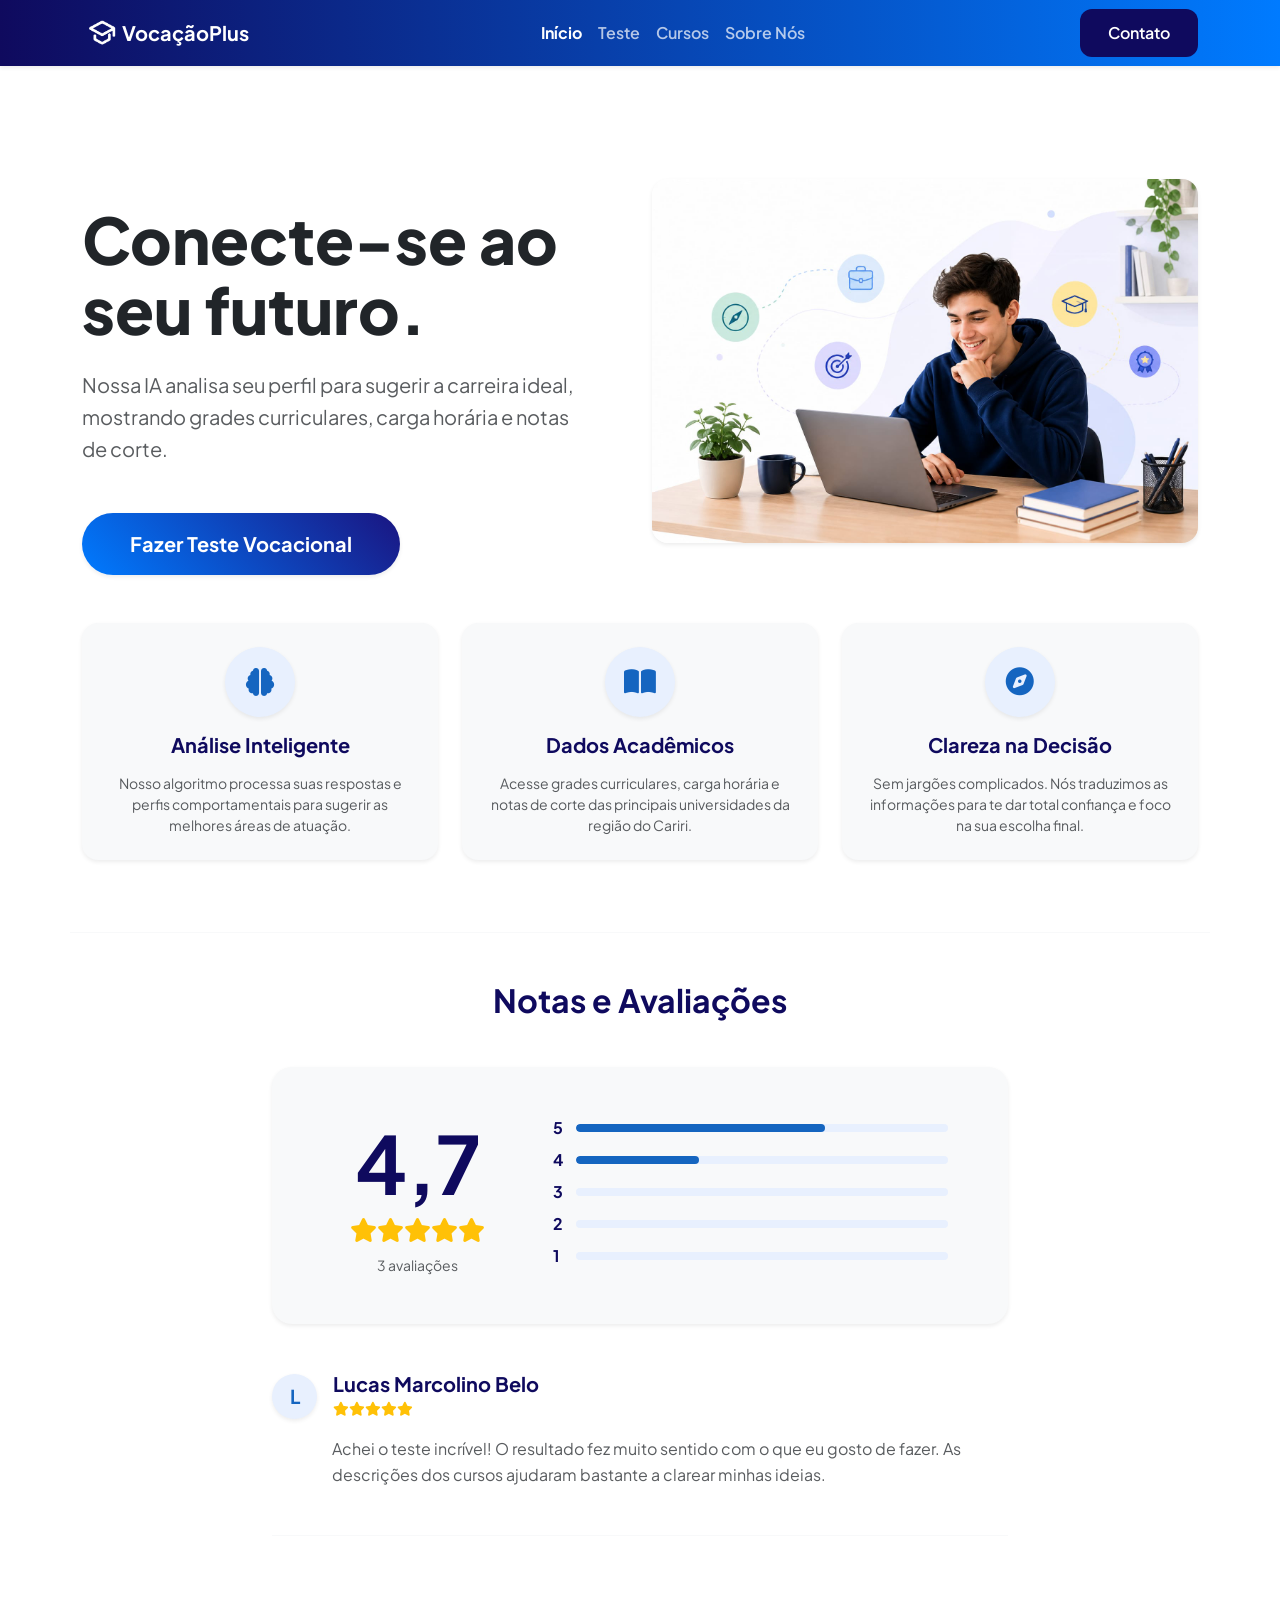
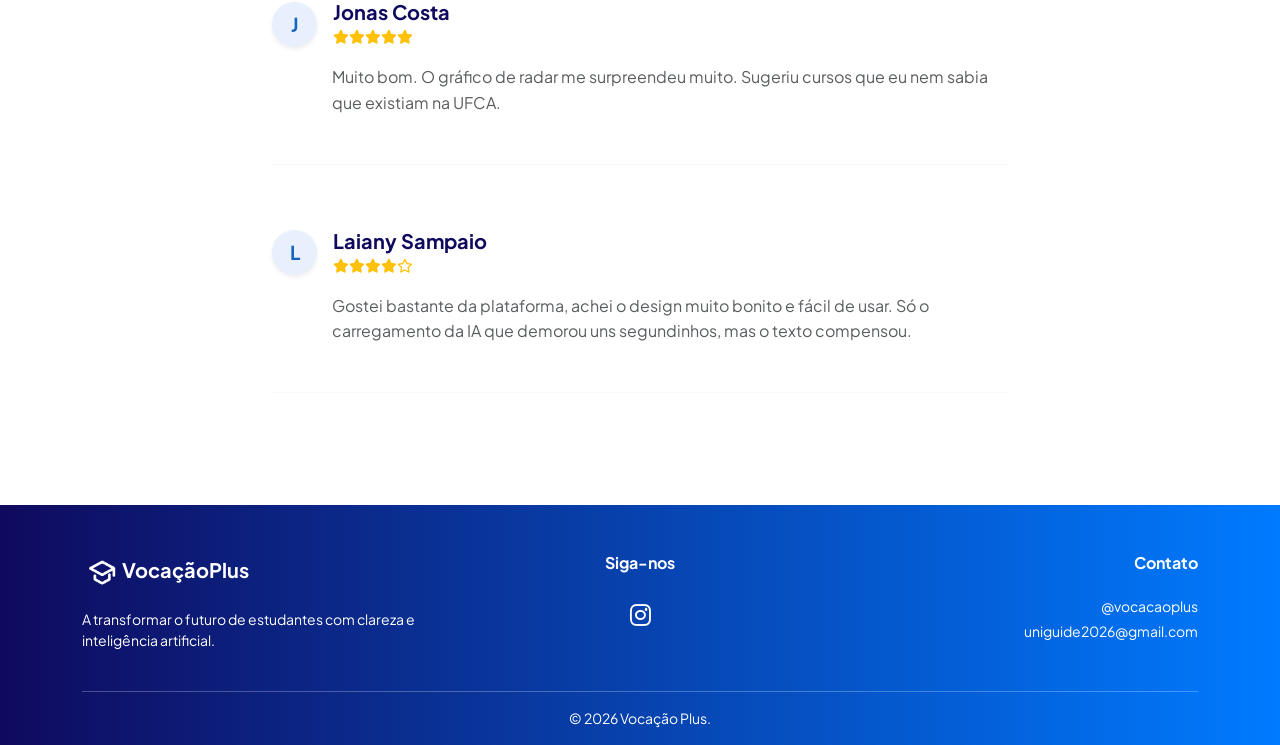
<file: index.html>
<!DOCTYPE html>
<html lang="pt-br">
<head>
    <meta charset="UTF-8">
    <meta name="viewport" content="width=device-width, initial-scale=1.0">
    <title>Início | Vocação Plus</title>
    <link href="https://cdn.jsdelivr.net/npm/bootstrap@5.3.0/dist/css/bootstrap.min.css" rel="stylesheet">
    <link rel="stylesheet" href="https://cdnjs.cloudflare.com/ajax/libs/font-awesome/6.4.0/css/all.min.css">
    <link rel="icon" href="assets/img/logo-arredondada.png" type="image/png">
    <link rel="stylesheet" href="assets/css/style.css">
</head>
<body class="d-flex flex-column min-vh-100 bg-white">

    <nav class="navbar navbar-expand-lg fixed-top bg-gradient-custom shadow-sm">
        <div class="container">
            <a class="navbar-brand fw-bold d-flex align-items-center text-white" href="index.html">
                <img src="assets/img/logo-removebg-preview.png" alt="logo" class="logo-navbar">VocaçãoPlus
            </a>
            <button class="navbar-toggler border-0 text-white" type="button" data-bs-toggle="collapse" data-bs-target="#navbarNav">
                <i class="fas fa-bars"></i>
            </button>
            <div class="collapse navbar-collapse" id="navbarNav">
                <ul class="navbar-nav mx-auto">
                    <li class="nav-item"><a class="nav-link text-white active" href="index.html">Início</a></li>
                    <li class="nav-item"><a class="nav-link text-white-50" href="quiz.html">Teste</a></li>
                    <li class="nav-item"><a class="nav-link text-white-50" href="cursos.html">Cursos</a></li>
                    <li class="nav-item"><a class="nav-link text-white-50" href="sobre.html">Sobre Nós</a></li>
                </ul>
                <a href="https://www.instagram.com/vocacaoplus" class="btn btn-indigo">Contato</a>
            </div>
        </div>
    </nav>

    <main class="flex-grow-1" style="margin-top: 100px;">
        
        <section class="container py-5">
            <div class="row align-items-center min-vh-75">
                
                <div class="col-lg-6 pe-lg-5 mb-5 mb-lg-0">
                    <span class="badge bg-vibrant-blue text-white rounded-pill px-3 py-2 mb-4 fs-6 fw-normal">
                        Novo: Inteligência Artificial 2026
                    </span>
                    <h1 class="display-3 fw-800 text-dark mb-4" style="line-height: 1.1;">
                        Conecte-se ao seu futuro.
                    </h1>
                    <p class="text-muted fs-5 mb-5" style="line-height: 1.6;">
                        Nossa IA analisa seu perfil para sugerir a carreira ideal, mostrando grades curriculares, carga horária e notas de corte.
                    </p>
                    <a href="quiz.html" class="btn btn-vibrant text-white rounded-pill px-5 py-3 fs-5 fw-bold shadow-sm hover-up">
                        Fazer Teste Vocacional
                    </a>
                </div>

                <div class="col-lg-6 text-center">
                    <img src="assets/img/estudante.jpeg" alt="Ilustração Vocação Plus" class="img-fluid rounded-4 shadow-sm" style="max-height: 500px; object-fit: contain;">
                </div>
                
            </div>
        </section>

        <section class="container mb-5 pb-4">
            <div class="row g-4 justify-content-center text-center">
                
                <div class="col-md-4">
                    <div class="card-figma h-100 p-4 border-0 shadow-sm hover-up rounded-4" style="background-color: #f8f9fa;">
                        <div class="d-inline-flex align-items-center justify-content-center rounded-circle mb-3 shadow-sm" style="width: 70px; height: 70px; background-color: #E8F0FE; color: #1565C0;">
                            <i class="fas fa-brain fs-3"></i>
                        </div>
                        <h5 class="fw-bold text-indigo mb-3">Análise Inteligente</h5>
                        <p class="text-muted small mb-0">Nosso algoritmo processa suas respostas e perfis comportamentais para sugerir as melhores áreas de atuação.</p>
                    </div>
                </div>

                <div class="col-md-4">
                    <div class="card-figma h-100 p-4 border-0 shadow-sm hover-up rounded-4" style="background-color: #f8f9fa;">
                        <div class="d-inline-flex align-items-center justify-content-center rounded-circle mb-3 shadow-sm" style="width: 70px; height: 70px; background-color: #E8F0FE; color: #1565C0;">
                            <i class="fas fa-book-open fs-3"></i>
                        </div>
                        <h5 class="fw-bold text-indigo mb-3">Dados Acadêmicos</h5>
                        <p class="text-muted small mb-0">Acesse grades curriculares, carga horária e notas de corte das principais universidades da região do Cariri.</p>
                    </div>
                </div>

                <div class="col-md-4">
                    <div class="card-figma h-100 p-4 border-0 shadow-sm hover-up rounded-4" style="background-color: #f8f9fa;">
                        <div class="d-inline-flex align-items-center justify-content-center rounded-circle mb-3 shadow-sm" style="width: 70px; height: 70px; background-color: #E8F0FE; color: #1565C0;">
                            <i class="fas fa-compass fs-3"></i>
                        </div>
                        <h5 class="fw-bold text-indigo mb-3">Clareza na Decisão</h5>
                        <p class="text-muted small mb-0">Sem jargões complicados. Nós traduzimos as informações para te dar total confiança e foco na sua escolha final.</p>
                    </div>
                </div>

            </div>
        </section>

        <section class="container py-5 mb-5 border-top border-light">
            <h2 class="text-center fw-bold text-indigo mb-5">Notas e Avaliações</h2>
            
            <div class="row justify-content-center">
                <div class="col-lg-8">
                    
                    <div class="card-figma p-4 p-md-5 mb-5 border-0 shadow-sm" style="border-radius: 20px; background-color: #f8f9fa;">
                        <div class="row align-items-center">
                            
                            <div class="col-md-4 text-center border-end border-2 border-light mb-4 mb-md-0">
                                <h1 class="display-1 fw-bold text-indigo mb-0" id="media-numero" style="font-size: 5rem;">0,0</h1>
                                <div class="text-warning fs-4 mb-2" id="media-estrelas">
                                    </div>
                                <p class="text-muted small mb-0"><span id="total-avaliacoes">0</span> avaliações</p>
                            </div>
                            
                            <div class="col-md-8 px-md-4" id="barras-distribuicao">
                                </div>
                        </div>
                    </div>

                    <div id="lista-comentarios" class="d-flex flex-column gap-5">
                        </div>

                </div>
            </div>
        </section>
    </main>

    <footer class="footer bg-gradient-custom pt-5 pb-3 text-white mt-auto">
        <div class="container text-center text-lg-start">
            <div class="row gy-4">
                <div class="col-lg-4">
                    <h5 class="fw-bold"><img src="assets/img/logo-removebg-preview.png" alt="footer logo" class="logo-navbar">VocaçãoPlus</h5>
                    <p class="mt-3 small">A transformar o futuro de estudantes com clareza e inteligência artificial.</p>
                </div>
                <div class="col-lg-4 text-center">
                    <h6 class="fw-bold mb-4">Siga-nos</h6>
                    <div class="d-flex justify-content-center gap-3 fs-4">
                        <a href="https://www.instagram.com/vocacaoplus" class="text-white"><i class="fab fa-instagram"></i></a>
                    </div>
                </div>
                <div class="col-lg-4 text-center text-lg-end">
                    <h6 class="fw-bold mb-4">Contato</h6>
                    <p class="small mb-1">@vocacaoplus</p>
                    <p class="small">uniguide2026@gmail.com</p>
                </div>
            </div>
            <hr class="mt-4 opacity-25">
            <p class="text-center small mb-0">&copy; 2026 Vocação Plus.</p>
        </div>
    </footer>
<div class="modal fade" id="easterEggModal" tabindex="-1" aria-hidden="true">
    <div class="modal-dialog modal-dialog-centered modal-lg">
        <div class="modal-content bg-dark text-white border-0" style="border-radius: 16px;">
            <div class="modal-header border-0 pb-0">
                <h5 class="modal-title fw-bold">✨ Você descobriu o segredo da Vocação Plus!</h5>
                <button type="button" class="btn-close btn-close-white" data-bs-dismiss="modal" aria-label="Close"></button>
            </div>
            <div class="modal-body p-4">
                <div class="ratio ratio-16x9">
                    <video id="videoEasterEgg" controls muted playsinline preload="auto" style="border-radius: 8px; width: 100%; height: 100%; object-fit: contain;">
                        <source src="assets/video/misteregg.mp4" type="video/mp4">
                        Seu navegador não suporta a reprodução de vídeos.
                    </video>
                </div>
            </div>
        </div>
    </div>
</div>
    <script src="https://cdn.jsdelivr.net/npm/bootstrap@5.3.0/dist/js/bootstrap.bundle.min.js"></script>
    <script src="assets/js/index.js"></script>
</body>
</html>
</file>
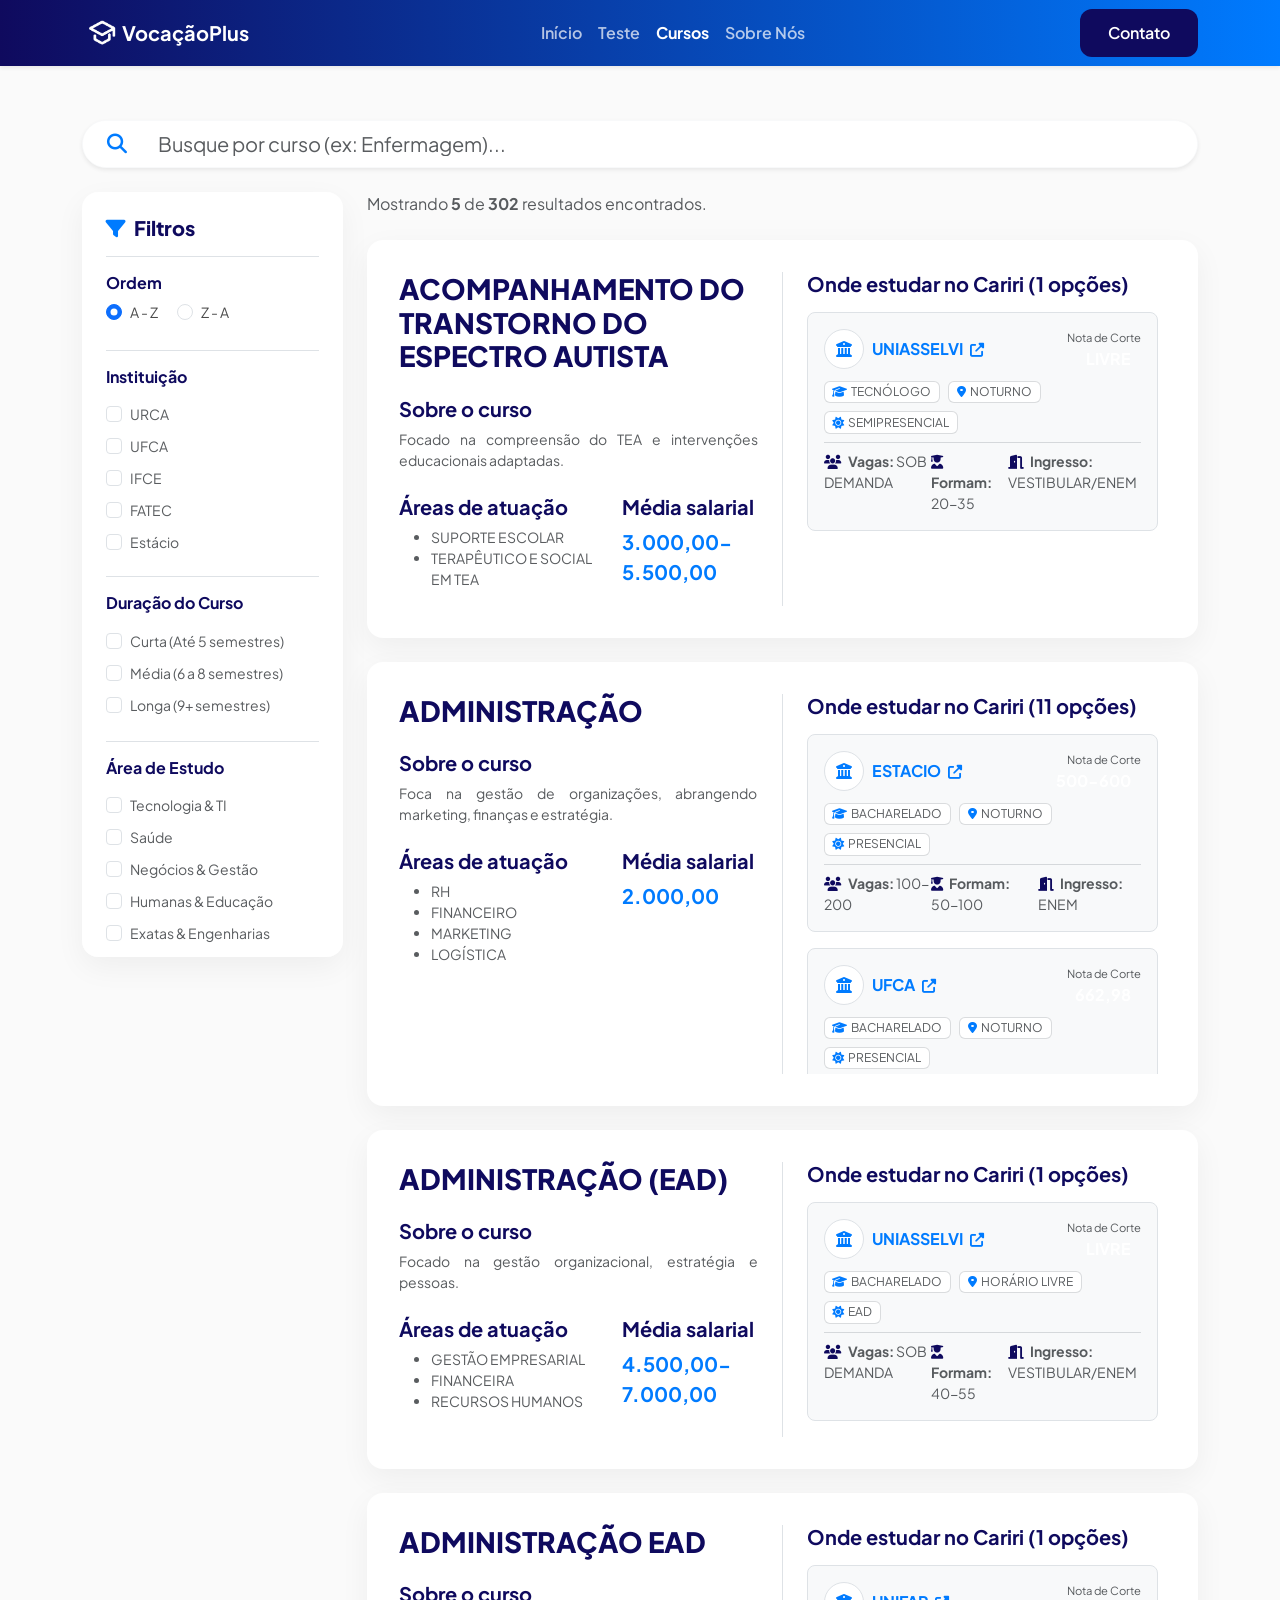
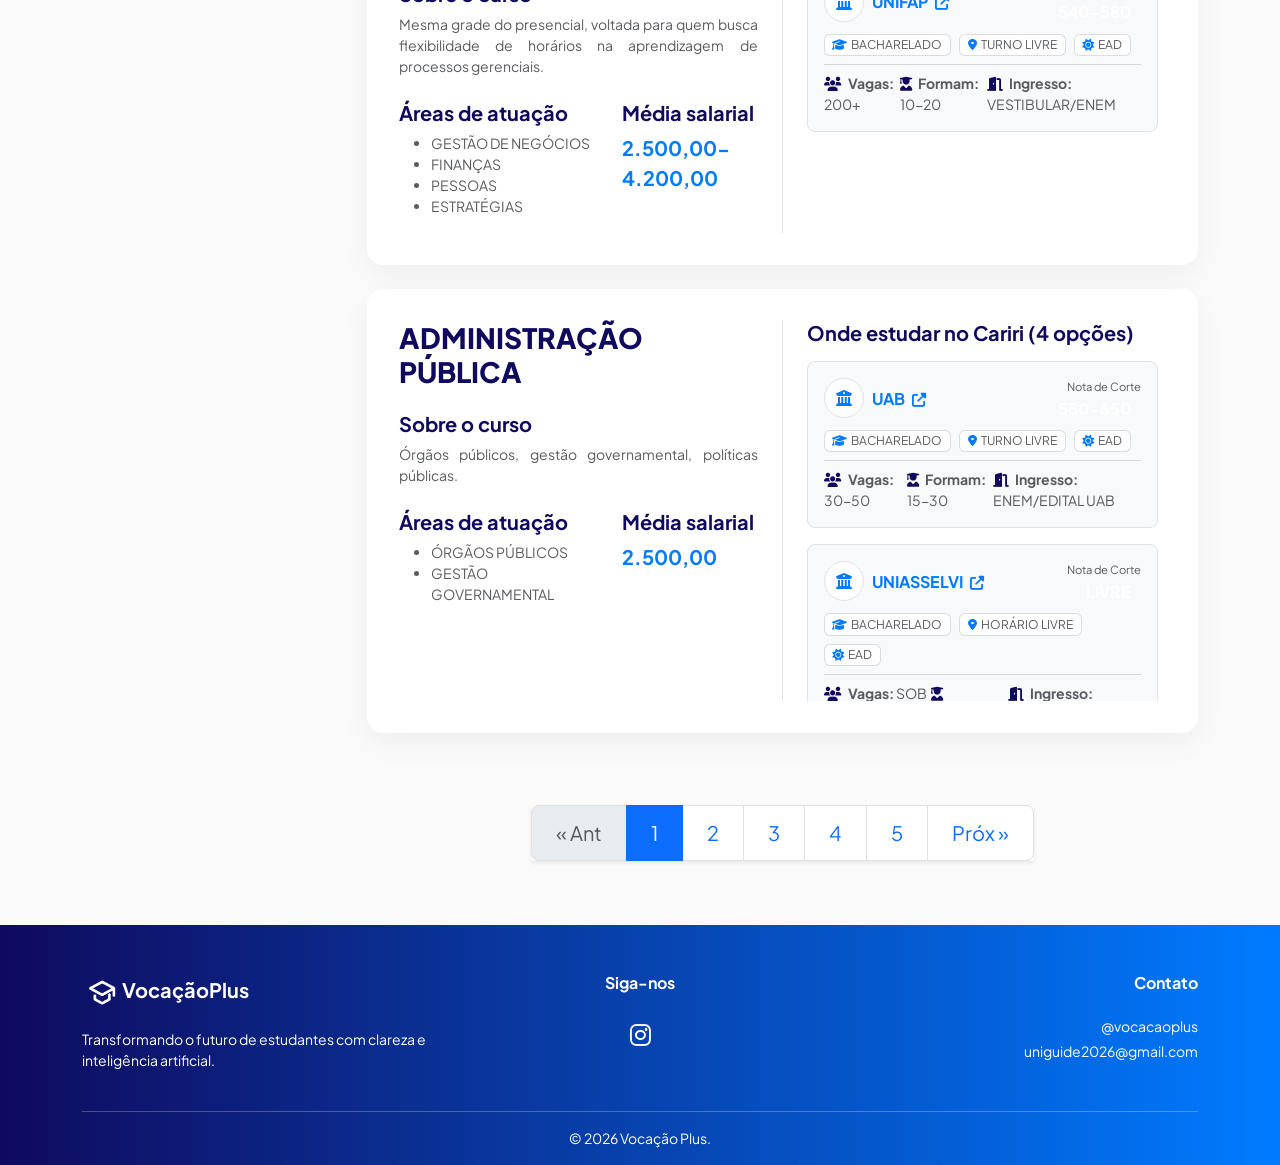
<file: cursos.html>
<!DOCTYPE html>
<html lang="pt-br">
<head>
    <meta charset="UTF-8">
    <meta name="viewport" content="width=device-width, initial-scale=1.0">
    <title>Catálogo de Cursos | Vocação Plus</title>
    <link href="https://cdn.jsdelivr.net/npm/bootstrap@5.3.0/dist/css/bootstrap.min.css" rel="stylesheet">
    <link rel="stylesheet" href="https://cdnjs.cloudflare.com/ajax/libs/font-awesome/6.4.0/css/all.min.css">
    <link rel="stylesheet" href="assets/css/style.css">
    <link rel="icon" href="assets/img/logo-arredondada.png" type="image/png">
</head>
<body class="d-flex flex-column min-vh-100 bg-light-soft">

    <nav class="navbar navbar-expand-lg fixed-top bg-gradient-custom shadow-sm">
        <div class="container">
            <a class="navbar-brand fw-bold d-flex align-items-center text-white" href="index.html">
                 <img src="assets/img/logo-removebg-preview.png" alt="logo" class="logo-navbar">VocaçãoPlus
            </a>
            <button class="navbar-toggler border-0 text-white" type="button" data-bs-toggle="collapse" data-bs-target="#navbarNav">
                <i class="fas fa-bars"></i>
            </button>
            <div class="collapse navbar-collapse" id="navbarNav">
                <ul class="navbar-nav mx-auto">
                    <li class="nav-item"><a class="nav-link text-white-50" href="index.html">Início</a></li>
                    <li class="nav-item"><a class="nav-link text-white-50" href="quiz.html">Teste</a></li>
                    <li class="nav-item"><a class="nav-link text-white active" href="cursos.html">Cursos</a></li>
                    <li class="nav-item"><a class="nav-link text-white-50" href="sobre.html">Sobre Nós</a></li>
                </ul>
                <a href="https://www.instagram.com/vocacaoplus" class="btn btn-indigo">Contato</a>
            </div>
        </div>
    </nav>

    <main class="flex-grow-1 pt-5 mt-5 container pb-5">
        
        <div class="row mb-4 pt-4">
            <div class="col-12">
                <div class="input-group input-group-lg shadow-sm rounded-pill overflow-hidden border border-light bg-white">
                    <span class="input-group-text bg-white border-0 text-vibrant ps-4"><i class="fas fa-search"></i></span>
                    <input type="text" id="input-pesquisa" class="form-control border-0 bg-white shadow-none text-muted" placeholder="Busque por curso (ex: Enfermagem)...">
                </div>
            </div>
        </div>

        <div class="row">
            <aside class="col-lg-3 mb-4">
                <div class="card-figma p-4 sticky-top" style="top: 100px; max-height: 85vh; overflow-y: auto;">
                    <div class="d-flex justify-content-between align-items-center border-bottom pb-3 mb-3">
                        <h5 class="fw-800 text-indigo mb-0"><i class="fas fa-filter me-2 text-vibrant"></i>Filtros</h5>
                        <button id="btn-limpar" class="btn btn-link text-muted small p-0 text-decoration-none d-none">Limpar</button>
                    </div>

                    <div class="mb-4">
                        <h6 class="fw-bold text-indigo mb-2">Ordem</h6>
                        <div class="form-check form-check-inline">
                            <input class="form-check-input" type="radio" name="ordem" id="ordem-az" value="az" checked>
                            <label class="form-check-label small" for="ordem-az">A - Z</label>
                        </div>
                        <div class="form-check form-check-inline">
                            <input class="form-check-input" type="radio" name="ordem" id="ordem-za" value="za">
                            <label class="form-check-label small" for="ordem-za">Z - A</label>
                        </div>
                    </div>

                    <div class="mb-4 border-top pt-3">
                        <h6 class="fw-bold text-indigo mb-3">Instituição</h6>
                        <div class="filtros-scroll" style="max-height: 150px; overflow-y: auto;">
                            <div class="form-check mb-2"><input class="form-check-input" type="checkbox" value="URCA" id="inst-urca" name="instituicao"><label class="form-check-label text-muted small" for="inst-urca">URCA</label></div>
                            <div class="form-check mb-2"><input class="form-check-input" type="checkbox" value="UFCA" id="inst-ufca" name="instituicao"><label class="form-check-label text-muted small" for="inst-ufca">UFCA</label></div>
                            <div class="form-check mb-2"><input class="form-check-input" type="checkbox" value="IFCE" id="inst-ifce" name="instituicao"><label class="form-check-label text-muted small" for="inst-ifce">IFCE</label></div>
                            <div class="form-check mb-2"><input class="form-check-input" type="checkbox" value="FATEC" id="inst-fatec" name="instituicao"><label class="form-check-label text-muted small" for="inst-fatec">FATEC</label></div>
                            <div class="form-check mb-2"><input class="form-check-input" type="checkbox" value="ESTÁCIO" id="inst-estacio" name="instituicao"><label class="form-check-label text-muted small" for="inst-estacio">Estácio</label></div>
                            <div class="form-check mb-2"><input class="form-check-input" type="checkbox" value="UNILEÃO" id="inst-unileao" name="instituicao"><label class="form-check-label text-muted small" for="inst-unileao">Unileão</label></div>
                            <div class="form-check mb-2"><input class="form-check-input" type="checkbox" value="UNINASSAU" id="inst-uninassau" name="instituicao"><label class="form-check-label text-muted small" for="inst-uninassau">Uninassau</label></div>
                            <div class="form-check mb-2"><input class="form-check-input" type="checkbox" value="UNIFAP" id="inst-unifap" name="instituicao"><label class="form-check-label text-muted small" for="inst-unifap">UNIFAP</label></div>
                            <div class="form-check mb-2"><input class="form-check-input" type="checkbox" value="UNIFAMEC" id="inst-unifamec" name="instituicao"><label class="form-check-label text-muted small" for="inst-unifamec">UNIFAMEC</label></div>
                            <div class="form-check mb-2"><input class="form-check-input" type="checkbox" value="CECAPE" id="inst-cecape" name="instituicao"><label class="form-check-label text-muted small" for="inst-cecape">CECAPE</label></div>
                            <div class="form-check mb-2"><input class="form-check-input" type="checkbox" value="UAB" id="inst-uab" name="instituicao"><label class="form-check-label text-muted small" for="inst-uab">UAB</label></div>
                            <div class="form-check mb-2"><input class="form-check-input" type="checkbox" value="UNIASSELVI" id="inst-uniasselvi" name="instituicao"><label class="form-check-label text-muted small" for="inst-uniasselvi">UNIASSELVI</label></div>
                            <div class="form-check mb-2"><input class="form-check-input" type="checkbox" value="UNIFACS" id="inst-unifacs" name="instituicao"><label class="form-check-label text-muted small" for="inst-unifacs">UNIFACS</label></div>
                            <div class="form-check mb-2"><input class="form-check-input" type="checkbox" value="UNIFATECIE" id="inst-unifatecie" name="instituicao"><label class="form-check-label text-muted small" for="inst-unifatecie">UNIFATECIE</label></div>
                            <div class="form-check mb-2"><input class="form-check-input" type="checkbox" value="UNINTER" id="inst-uninter" name="instituicao"><label class="form-check-label text-muted small" for="inst-uninter">UNINTER</label></div>
                            <div class="form-check mb-2"><input class="form-check-input" type="checkbox" value="UNIP" id="inst-unip" name="instituicao"><label class="form-check-label text-muted small" for="inst-unip">UNIP</label></div>
                            <div class="form-check mb-2"><input class="form-check-input" type="checkbox" value="UNOPAR" id="inst-unopar" name="instituicao"><label class="form-check-label text-muted small" for="inst-unopar">UNOPAR</label></div>
                            <div class="form-check mb-2"><input class="form-check-input" type="checkbox" value="UVA" id="inst-uva" name="instituicao"><label class="form-check-label text-muted small" for="inst-uva">UVA</label></div>
                        </div>
                    </div>


                    <div class="mb-4 border-top pt-3">
                        <h6 class="fw-bold text-indigo mb-3">Duração do Curso</h6>
                        <div class="form-check mb-2"><input class="form-check-input" type="checkbox" value="curto" id="dur-curto" name="duracao"><label class="form-check-label text-muted small" for="dur-curto">Curta (Até 5 semestres)</label></div>
                        <div class="form-check mb-2"><input class="form-check-input" type="checkbox" value="medio" id="dur-medio" name="duracao"><label class="form-check-label text-muted small" for="dur-medio">Média (6 a 8 semestres)</label></div>
                        <div class="form-check mb-2"><input class="form-check-input" type="checkbox" value="longo" id="dur-longo" name="duracao"><label class="form-check-label text-muted small" for="dur-longo">Longa (9+ semestres)</label></div>
                    </div>

                    <div class="mb-4 border-top pt-3">
                        <h6 class="fw-bold text-indigo mb-3">Área de Estudo</h6>
                        <div class="form-check mb-2"><input class="form-check-input" type="checkbox" value="TECNOLOGIA" name="area"><label class="form-check-label text-muted small">Tecnologia & TI</label></div>
                        <div class="form-check mb-2"><input class="form-check-input" type="checkbox" value="SAUDE" name="area"><label class="form-check-label text-muted small">Saúde</label></div>
                        <div class="form-check mb-2"><input class="form-check-input" type="checkbox" value="NEGOCIOS" name="area"><label class="form-check-label text-muted small">Negócios & Gestão</label></div>
                        <div class="form-check mb-2"><input class="form-check-input" type="checkbox" value="HUMANAS" name="area"><label class="form-check-label text-muted small">Humanas & Educação</label></div>
                        <div class="form-check mb-2"><input class="form-check-input" type="checkbox" value="EXATAS" name="area"><label class="form-check-label text-muted small">Exatas & Engenharias</label></div>
                    </div>

                    <button id="btn-filtrar" class="btn btn-indigo w-100 rounded-pill mt-2">Aplicar Filtros</button>
                </div>
            </aside>

            <section class="col-lg-9">
                <div class="d-flex justify-content-between align-items-center mb-4">
                    <p class="text-muted mb-0" id="info-resultados">Carregando cursos...</p>
                </div>

                <div id="container-cursos" class="row">
                    <div class="text-center py-5 my-5 w-100">
                        <div class="spinner-border text-vibrant" role="status"></div>
                    </div>
                </div>

                <nav class="mt-5 d-flex justify-content-center">
                    <ul class="pagination pagination-lg shadow-sm" id="paginacao-cursos"></ul>
                </nav>
            </section>
        </div>
    </main>

    <footer class="footer bg-gradient-custom pt-5 pb-3 text-white">
        <div class="container text-center text-lg-start">
            <div class="row gy-4">
                <div class="col-lg-4">
                    <h5 class="fw-bold"><img src="assets/img/logo-removebg-preview.png" alt="footer logo" class="logo-navbar">VocaçãoPlus</h5>
                    <p class="mt-3 small">Transformando o futuro de estudantes com clareza e inteligência artificial.</p>
                </div>
                <div class="col-lg-4 text-center">
                    <h6 class="fw-bold mb-4">Siga-nos</h6>
                    <div class="d-flex justify-content-center gap-3 fs-4">
                        <a href="https://www.instagram.com/vocacaoplus" class="text-white"><i class="fab fa-instagram"></i></a>
                    </div>
                </div>
                <div class="col-lg-4 text-center text-lg-end">
                    <h6 class="fw-bold mb-4">Contato</h6>
                    <p class="small mb-1">@vocacaoplus</p>
                    <p class="small">uniguide2026@gmail.com</p>
                </div>
            </div>
            <hr class="mt-4 opacity-25">
            <p class="text-center small mb-0">&copy; 2026 Vocação Plus.</p>
        </div>
    </footer>

    <script src="https://cdn.jsdelivr.net/npm/bootstrap@5.3.0/dist/js/bootstrap.bundle.min.js"></script>
    <script src="assets/js/data.js"></script>
</body>
</html>
</file>
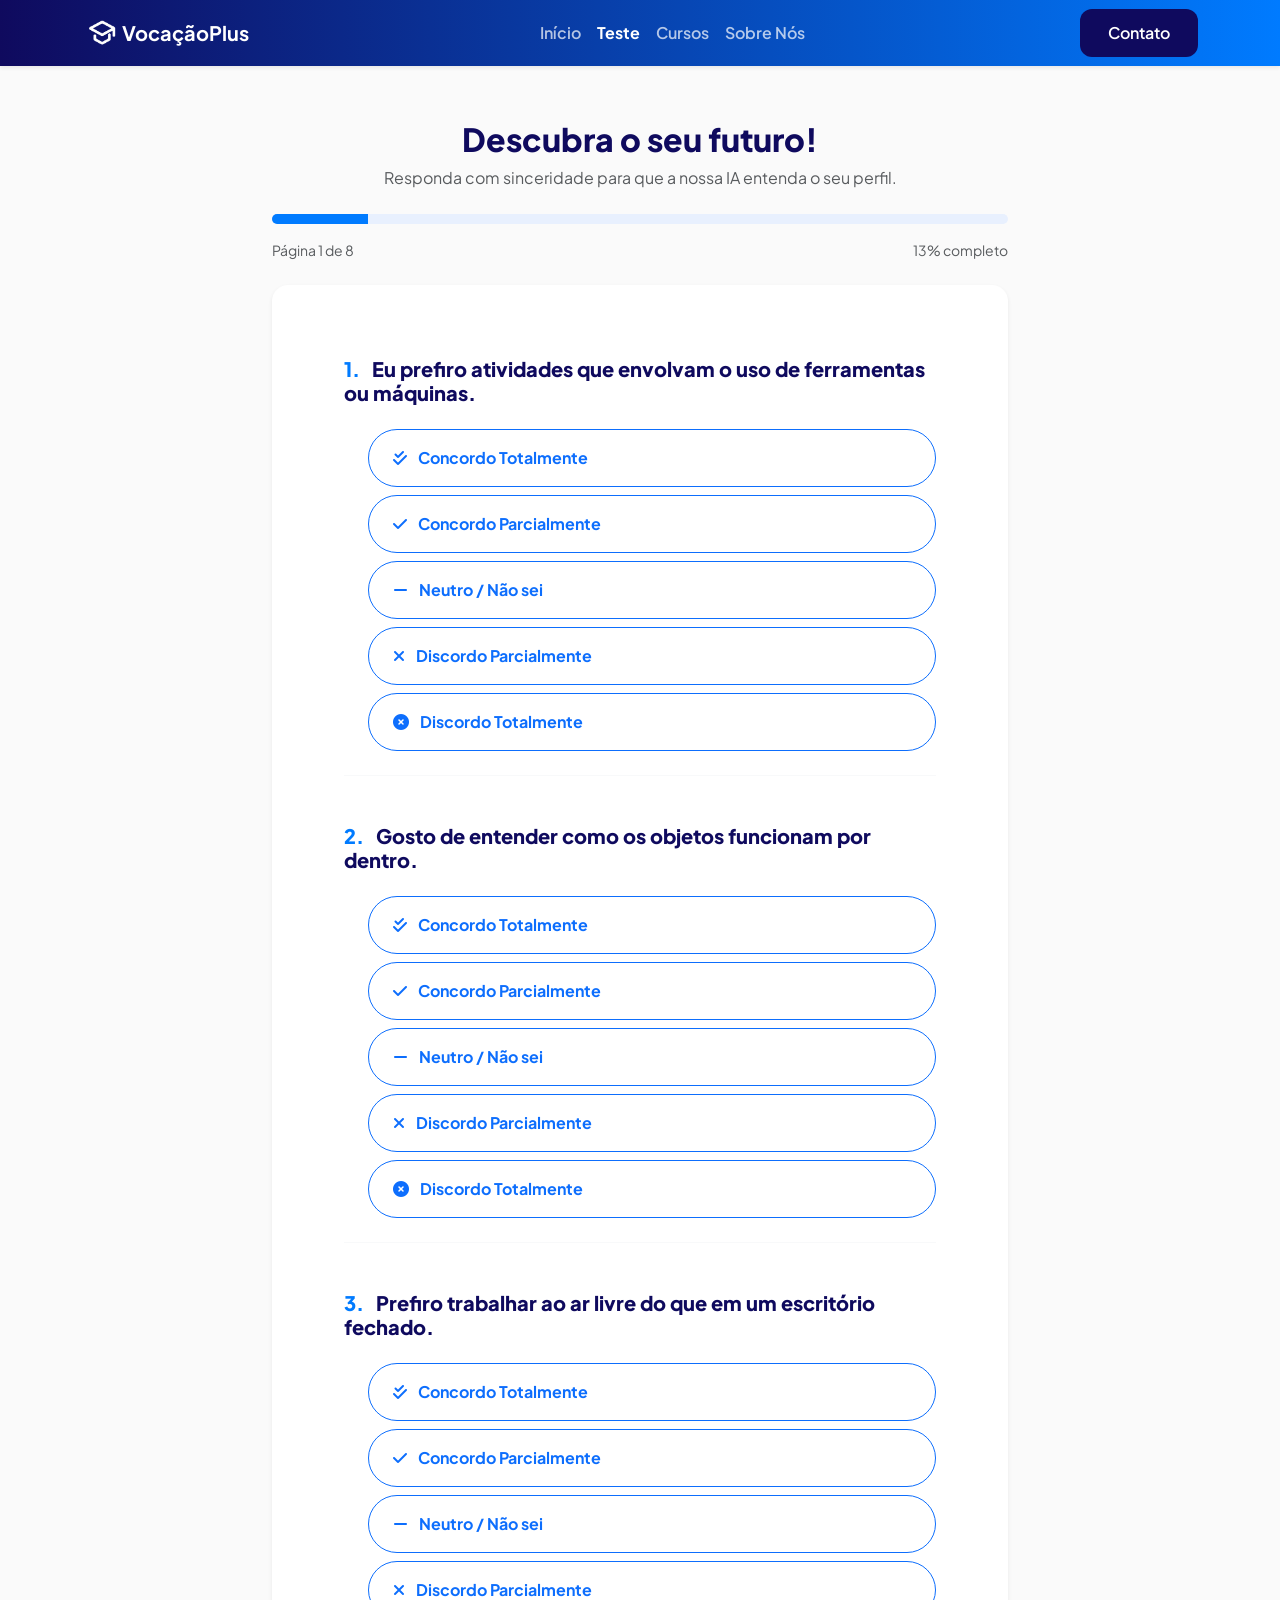
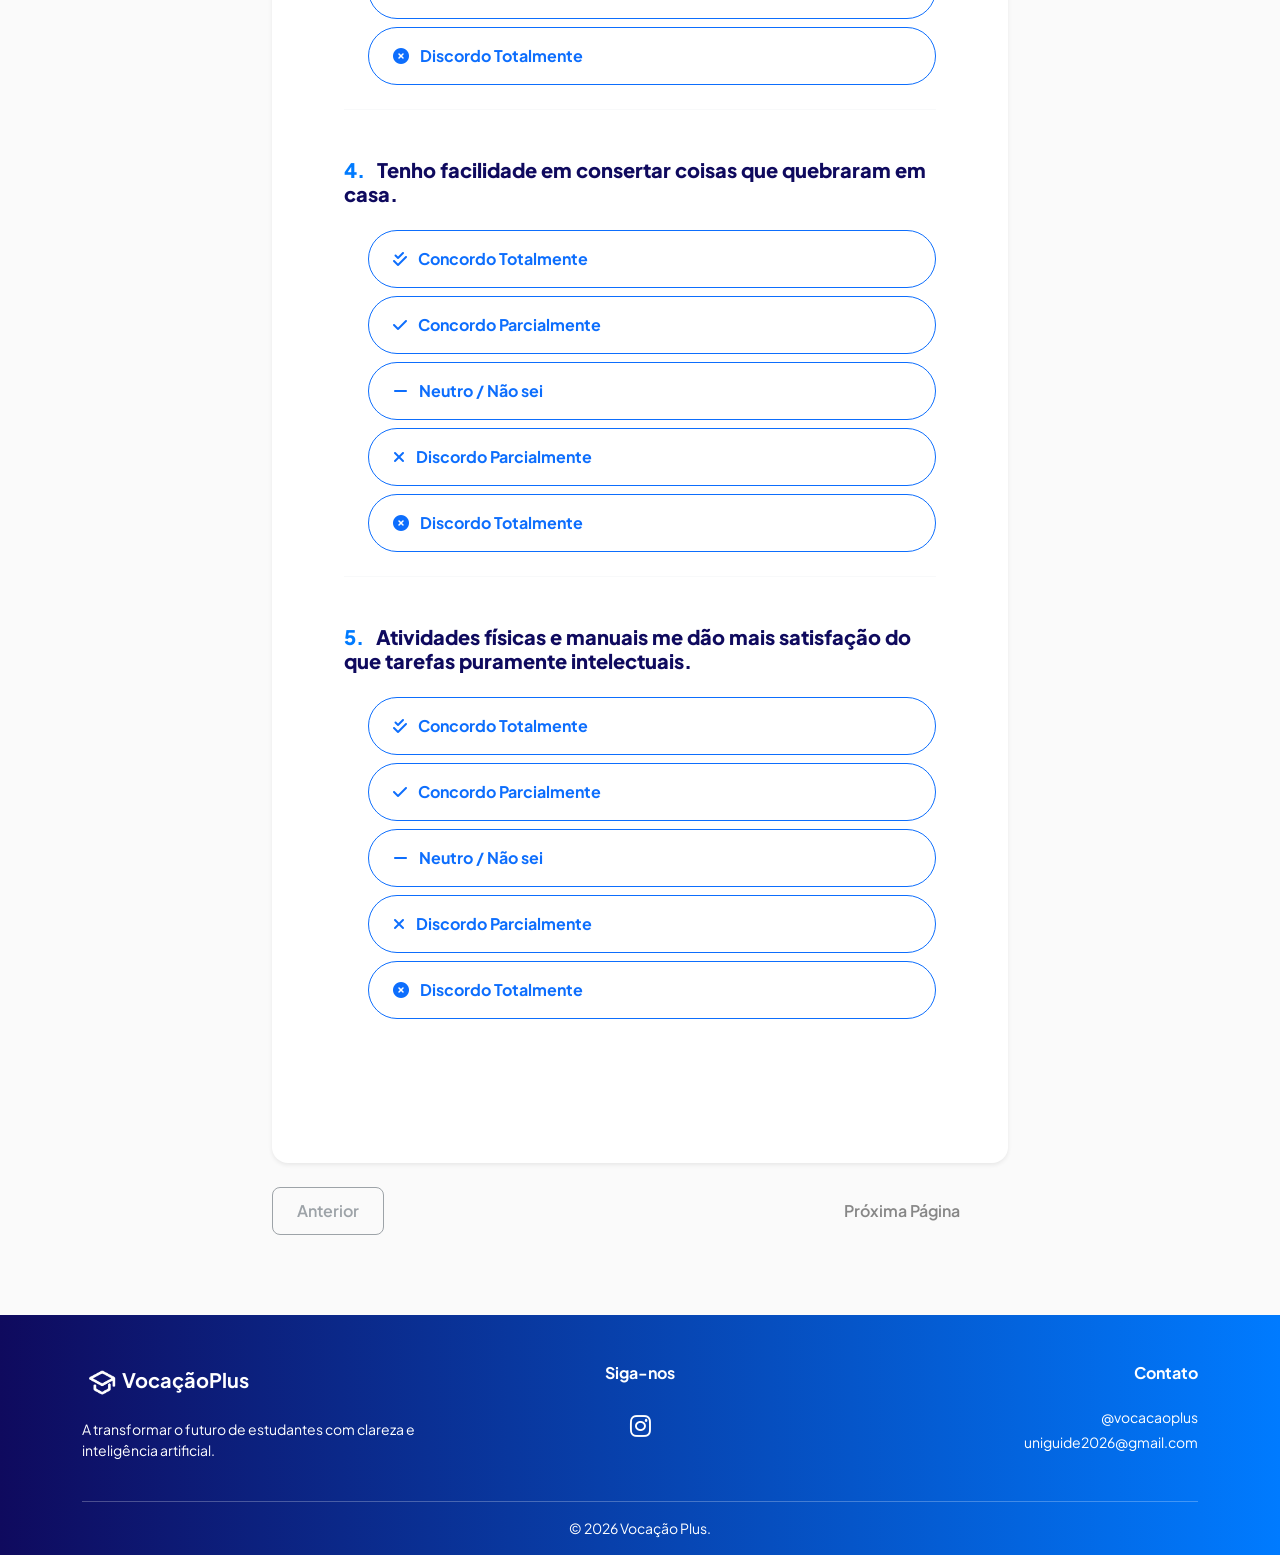
<file: quiz.html>
<!DOCTYPE html>
<html lang="pt-br">
<head>
    <meta charset="UTF-8">
    <meta name="viewport" content="width=device-width, initial-scale=1.0">
    <title>Teste Vocacional | Vocação Plus</title>
    <link href="https://cdn.jsdelivr.net/npm/bootstrap@5.3.0/dist/css/bootstrap.min.css" rel="stylesheet">
    <link rel="stylesheet" href="https://cdnjs.cloudflare.com/ajax/libs/font-awesome/6.4.0/css/all.min.css">
    <link rel="stylesheet" href="assets/css/style.css">
    <link rel="icon" href="assets/img/logo-arredondada.png" type="image/png">
</head>
<body class="d-flex flex-column min-vh-100 bg-light-soft">

    <nav class="navbar navbar-expand-lg fixed-top bg-gradient-custom shadow-sm">
        <div class="container">
            <a class="navbar-brand fw-bold d-flex align-items-center text-white" href="index.html">
               <img src="assets/img/logo-removebg-preview.png" alt="logo" class="logo-navbar">VocaçãoPlus
            </a>
            <button class="navbar-toggler border-0 text-white" type="button" data-bs-toggle="collapse" data-bs-target="#navbarNav">
                <i class="fas fa-bars"></i>
            </button>
            <div class="collapse navbar-collapse" id="navbarNav">
                <ul class="navbar-nav mx-auto">
                    <li class="nav-item"><a class="nav-link text-white-50" href="index.html">Início</a></li>
                    <li class="nav-item"><a class="nav-link text-white active" href="quiz.html">Teste</a></li>
                    <li class="nav-item"><a class="nav-link text-white-50" href="cursos.html">Cursos</a></li>
                    <li class="nav-item"><a class="nav-link text-white-50" href="sobre.html">Sobre Nós</a></li>
                </ul>
                <a href="https://www.instagram.com/vocacaoplus" class="btn btn-indigo">Contato</a>
            </div>
        </div>
    </nav>

    <main class="flex-grow-1 container" style="margin-top: 120px; margin-bottom: 80px;">
        <div class="row justify-content-center">
            <div class="col-lg-8">
                
                <div class="text-center mb-4">
                    <h2 class="fw-800 text-indigo">Descubra o seu futuro!</h2>
                    <p class="text-muted">Responda com sinceridade para que a nossa IA entenda o seu perfil.</p>
                </div>

                <div class="progress mb-3" style="height: 10px; background-color: #E8F0FE;">
                    <div class="progress-bar bg-vibrant-blue" id="barra-progresso" style="width: 0%; background-color: var(--vp-vibrant-blue); transition: width 0.4s ease;"></div>
                </div>
                <div class="d-flex justify-content-between text-muted small mb-4">
                    <span id="status-texto">Página 1 de 8</span>
                    <span id="status-porcentagem">0% completo</span>
                </div>

                <div id="container-quiz" class="bg-white rounded-4 p-4 shadow-sm mb-4">
                    <h4 class="text-indigo fw-bold text-center py-5">
                        <i class="fas fa-spinner fa-spin me-2"></i> A preparar o teste...
                    </h4>
                </div>

                <div class="d-flex justify-content-between">
                    <button class="btn btn-outline-secondary px-4 rounded-3" id="btn-ant" disabled>Anterior</button>
                    <button class="btn btn-indigo px-5 rounded-3" id="btn-prox">Próxima Página</button>
                </div>

            </div>
        </div>
    </main>

    <footer class="footer bg-gradient-custom pt-5 pb-3 mt-auto text-white">
        <div class="container text-center text-lg-start">
            <div class="row gy-4">
                <div class="col-lg-4">
                    <h5 class="fw-bold"><img src="assets/img/logo-removebg-preview.png" alt="footer logo" class="logo-navbar">VocaçãoPlus</h5>
                    <p class="mt-3 small">A transformar o futuro de estudantes com clareza e inteligência artificial.</p>
                </div>
                <div class="col-lg-4 text-center">
                    <h6 class="fw-bold mb-4">Siga-nos</h6>
                    <div class="d-flex justify-content-center gap-3 fs-4">
                        <a href="https://www.instagram.com/vocacaoplus" class="text-white"><i class="fab fa-instagram"></i></a>
                    </div>
                </div>
                <div class="col-lg-4 text-center text-lg-end">
                    <h6 class="fw-bold mb-4">Contato</h6>
                    <p class="small mb-1">@vocacaoplus</p>
                    <p class="small">uniguide2026@gmail.com</p>
                </div>
            </div>
            <hr class="mt-4 opacity-25">
            <p class="text-center small mb-0">&copy; 2026 Vocação Plus.</p>
        </div>
    </footer>

    <script src="https://cdn.jsdelivr.net/npm/bootstrap@5.3.0/dist/js/bootstrap.bundle.min.js"></script>
    <script src="assets/js/quiz.js"></script>
</body>
</html>
</file>
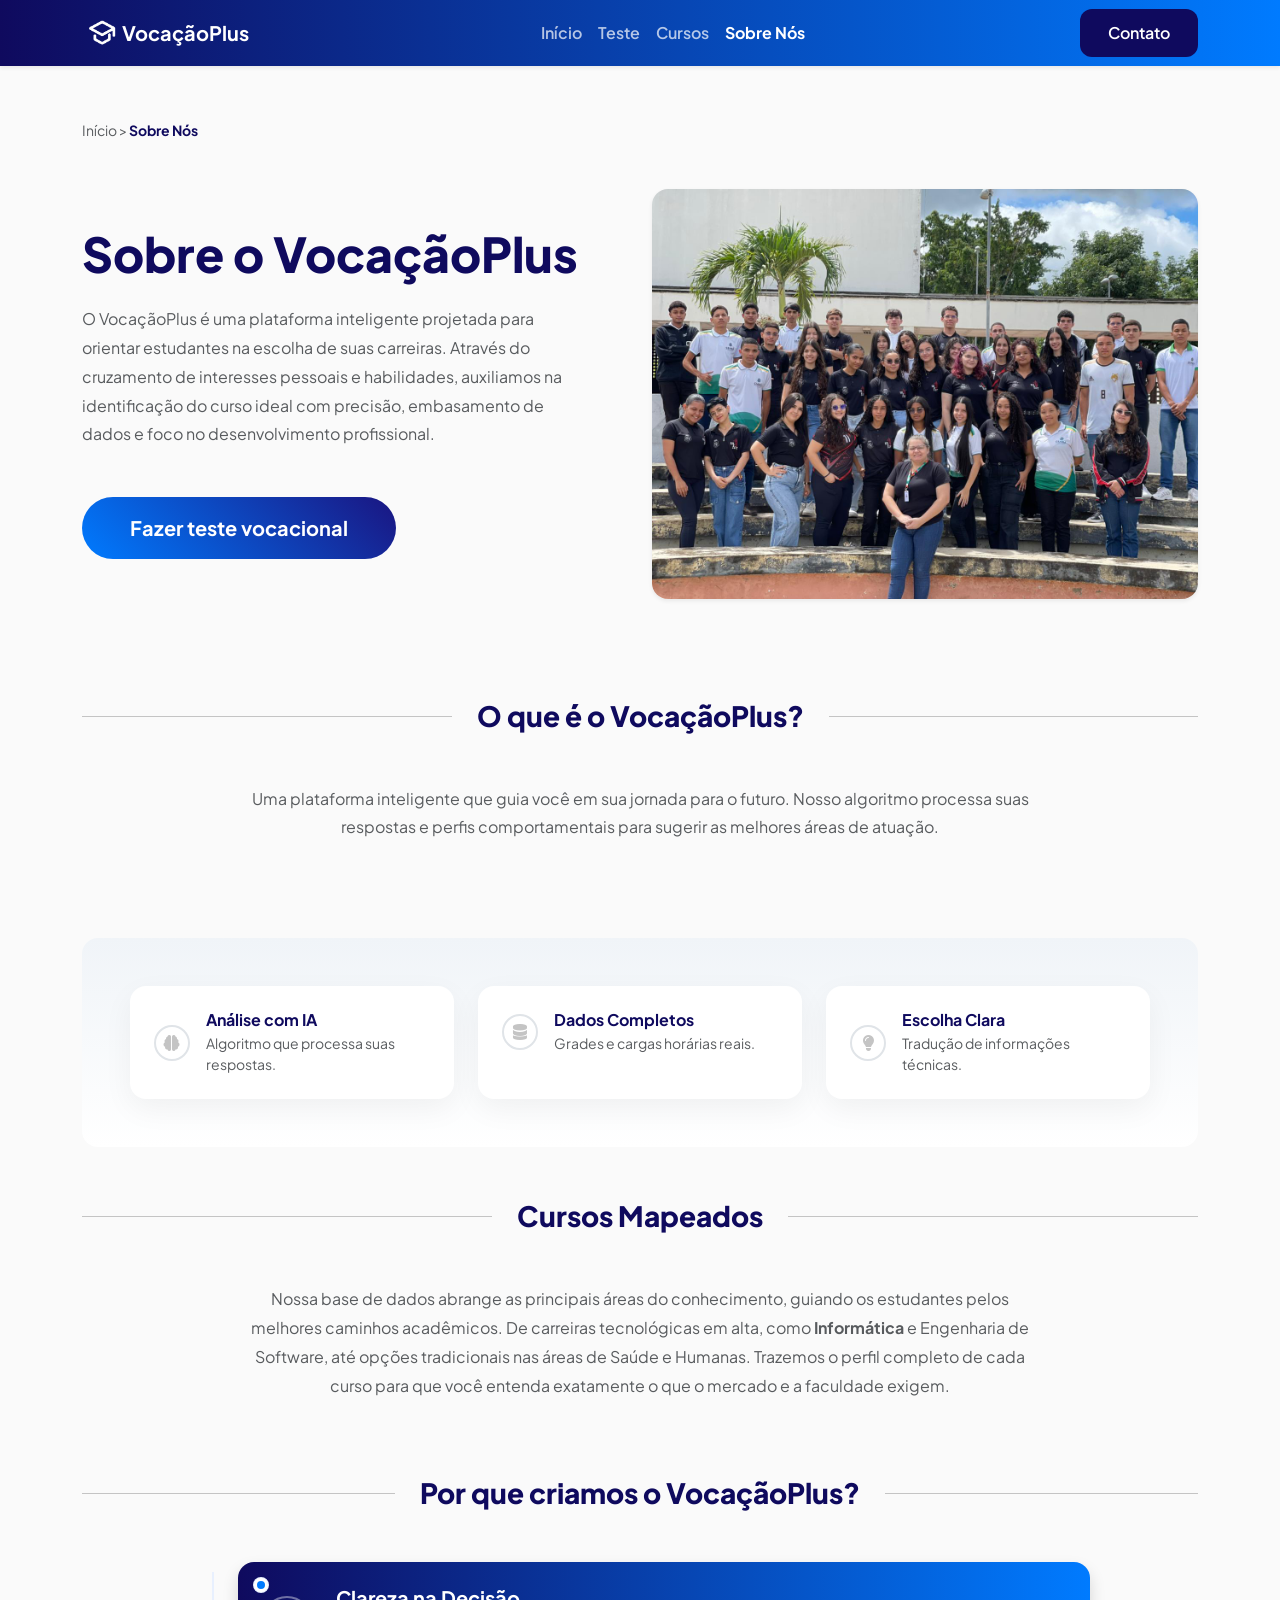
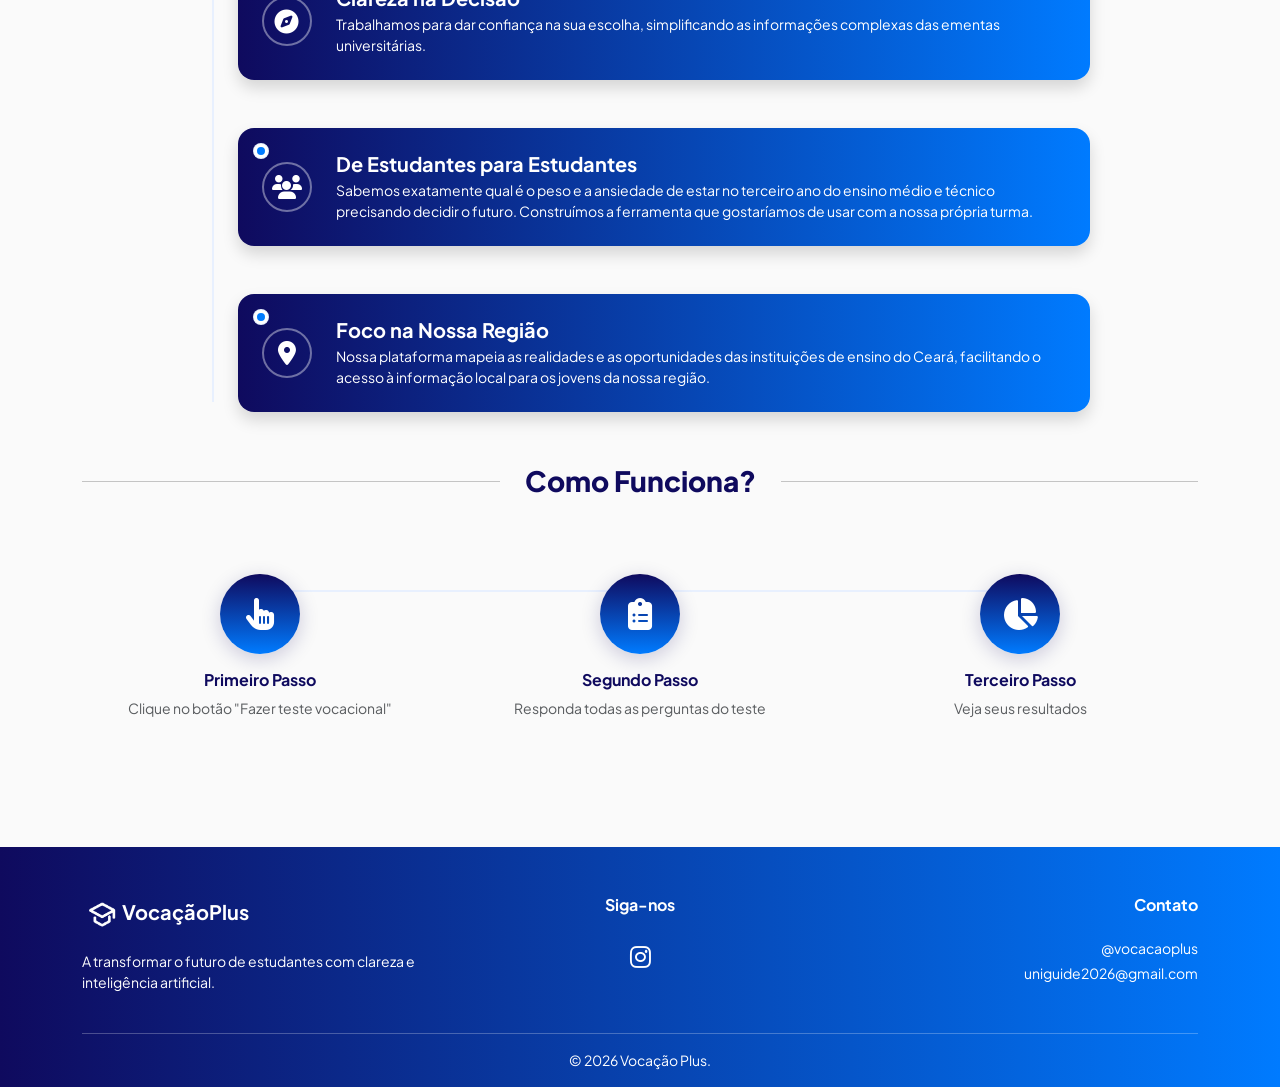
<file: sobre.html>
<!DOCTYPE html>
<html lang="pt-br">
<head>
    <meta charset="UTF-8">
    <meta name="viewport" content="width=device-width, initial-scale=1.0">
    <title>Sobre Nós | VocaçãoPlus</title>
    <link href="https://cdn.jsdelivr.net/npm/bootstrap@5.3.0/dist/css/bootstrap.min.css" rel="stylesheet">
    <link rel="stylesheet" href="https://cdnjs.cloudflare.com/ajax/libs/font-awesome/6.4.0/css/all.min.css">
    <link rel="stylesheet" href="assets/css/style.css">
    <link rel="icon" href="assets/img/logo-arredondada.png" type="image/png">
</head>
<body class="bg-light-soft d-flex flex-column min-vh-100">

    <nav class="navbar navbar-expand-lg fixed-top bg-gradient-custom shadow-sm">
        <div class="container">
            <a class="navbar-brand fw-bold d-flex align-items-center text-white" href="index.html">
                <img src="assets/img/logo-removebg-preview.png" alt="logo" class="logo-navbar">VocaçãoPlus
            </a>
            
            <button class="navbar-toggler border-0 text-white" type="button" data-bs-toggle="collapse" data-bs-target="#navbarNav">
                <i class="fas fa-bars"></i>
            </button>

            <div class="collapse navbar-collapse" id="navbarNav">
                <ul class="navbar-nav mx-auto">
                    <li class="nav-item"><a class="nav-link" href="index.html">Início</a></li>
                    <li class="nav-item"><a class="nav-link" href="quiz.html">Teste</a></li>
                    <li class="nav-item"><a class="nav-link" href="cursos.html">Cursos</a></li>
                    <li class="nav-item"><a class="nav-link active" href="sobre.html">Sobre Nós</a></li>
                </ul>
                <a href="https://www.instagram.com/vocacaoplus" class="btn btn-indigo">Contato</a>
            </div>
        </div>
    </nav>

    <main class="flex-grow-1 container" style="margin-top: 120px; margin-bottom: 5rem;">
        
        <nav class="breadcrumb-container small text-muted mb-5">
            Início &gt; <span class="text-indigo fw-bold">Sobre Nós</span>
        </nav>

        <section class="hero-about row align-items-center mb-5 pb-5">
            <div class="col-lg-6 pe-lg-5">
                <h1 class="display-4 fw-800 text-indigo mb-4">Sobre o VocaçãoPlus</h1>
                <p class="text-muted mb-5" style="line-height: 1.8;">
                    O VocaçãoPlus é uma plataforma inteligente projetada para orientar estudantes na escolha de suas carreiras. Através do cruzamento de interesses pessoais e habilidades, auxiliamos na identificação do curso ideal com precisão, embasamento de dados e foco no desenvolvimento profissional.
                </p>
                <a href="quiz.html" class="btn btn-vibrant text-white rounded-pill px-5 py-3 fs-5 fw-bold hover-up">
                    Fazer teste vocacional
                </a>
            </div>
            <div class="col-lg-6 text-center text-lg-end position-relative mt-5 mt-lg-0">
                <img src="assets/img/foto_da_turma.jpeg" alt="Estudante" class="img-fluid rounded-4 shadow-sm" style="max-height: 450px;">
             </div>
        </section>

        <div class="divider-container my-5">
            <span class="divider-text">O que é o VocaçãoPlus?</span>
        </div>

        <p class="text-center text-muted mb-5 pb-5 mx-auto" style="max-width: 800px; line-height: 1.8;">
            Uma plataforma inteligente que guia você em sua jornada para o futuro. Nosso algoritmo processa suas respostas e perfis comportamentais para sugerir as melhores áreas de atuação.
        </p>

        <section class="about-pillars rounded-4 p-5 mb-5 bg-light-gradient">
            <div class="row g-4 justify-content-center">
                <div class="col-md-4">
                    <div class="card-figma h-100 p-4 border-0 hover-up">
                        <div class="d-flex align-items-center gap-3">
                            <div class="icon-check-circle-figma"><i class="fas fa-brain"></i></div>
                            <div>
                                <h6 class="fw-bold text-indigo mb-1">Análise com IA</h6>
                                <p class="text-muted small mb-0">Algoritmo que processa suas respostas.</p>
                            </div>
                        </div>
                    </div>
                </div>
                <div class="col-md-4">
                    <div class="card-figma h-100 p-4 border-0 hover-up">
                        <div class="d-flex align-items-center gap-3">
                            <div class="icon-check-circle-figma"><i class="fas fa-database"></i></div>
                            <div>
                                <h6 class="fw-bold text-indigo mb-1">Dados Completos</h6>
                                <p class="text-muted small mb-0">Grades e cargas horárias reais.</p>
                            </div>
                        </div>
                    </div>
                </div>
                <div class="col-md-4">
                    <div class="card-figma h-100 p-4 border-0 hover-up">
                        <div class="d-flex align-items-center gap-3">
                            <div class="icon-check-circle-figma"><i class="fas fa-lightbulb"></i></div>
                            <div>
                                <h6 class="fw-bold text-indigo mb-1">Escolha Clara</h6>
                                <p class="text-muted small mb-0">Tradução de informações técnicas.</p>
                            </div>
                        </div>
                    </div>
                </div>
            </div>
        </section>

        <!-- NOVA SEÇÃO: CURSOS MAPEADOS -->
        <div class="divider-container my-5">
            <span class="divider-text">Cursos Mapeados</span>
        </div>

        <p class="text-center text-muted mb-5 pb-4 mx-auto" style="max-width: 800px; line-height: 1.8;">
            Nossa base de dados abrange as principais áreas do conhecimento, guiando os estudantes pelos melhores caminhos acadêmicos. De carreiras tecnológicas em alta, como <strong>Informática</strong> e Engenharia de Software, até opções tradicionais nas áreas de Saúde e Humanas. Trazemos o perfil completo de cada curso para que você entenda exatamente o que o mercado e a faculdade exigem.
        </p>
        <!-- FIM NOVA SEÇÃO -->

        <div class="divider-container my-5">
            <span class="divider-text">Por que criamos o VocaçãoPlus?</span>
        </div>

        <div class="timeline-vertical-figma mx-auto" style="max-width: 900px;">
            <!-- CARD 1 -->
            <div class="timeline-item d-flex align-items-start mb-5 position-relative">
                <div class="timeline-marker mt-3"></div>
                <div class="card-figma timeline-card-large p-4 w-100 shadow text-white">
                    <div class="d-flex align-items-center gap-4">
                        <div class="icon-check-circle-figma-large"><i class="fas fa-compass"></i></div>
                        <div>
                            <h5 class="fw-bold mb-1">Clareza na Decisão</h5>
                            <p class="small mb-0">Trabalhamos para dar confiança na sua escolha, simplificando as informações complexas das ementas universitárias.</p>
                        </div>
                    </div>
                </div>
            </div>

            <!-- CARD 2 -->
            <div class="timeline-item d-flex align-items-start mb-5 position-relative">
                <div class="timeline-marker mt-3"></div>
                <div class="card-figma timeline-card-large p-4 w-100 shadow text-white">
                    <div class="d-flex align-items-center gap-4">
                        <div class="icon-check-circle-figma-large"><i class="fas fa-users"></i></div>
                        <div>
                            <h5 class="fw-bold mb-1">De Estudantes para Estudantes</h5>
                            <p class="small mb-0">Sabemos exatamente qual é o peso e a ansiedade de estar no terceiro ano do ensino médio e técnico precisando decidir o futuro. Construímos a ferramenta que gostaríamos de usar com a nossa própria turma.</p>
                        </div>
                    </div>
                </div>
            </div>

            <!-- CARD 3 -->
            <div class="timeline-item d-flex align-items-start mb-5 position-relative">
                <div class="timeline-marker mt-3"></div>
                <div class="card-figma timeline-card-large p-4 w-100 shadow text-white">
                    <div class="d-flex align-items-center gap-4">
                        <div class="icon-check-circle-figma-large"><i class="fas fa-map-marker-alt"></i></div>
                        <div>
                            <h5 class="fw-bold mb-1">Foco na Nossa Região</h5>
                            <p class="small mb-0">Nossa plataforma mapeia as realidades e as oportunidades das instituições de ensino do Ceará, facilitando o acesso à informação local para os jovens da nossa região.</p>
                        </div>
                    </div>
                </div>
            </div>
        </div>

        <div class="divider-container my-5">
            <span class="divider-text">Como Funciona?</span>
        </div>

        <div class="row g-4 justify-content-center process-circles-figma mt-5 position-relative">
            <div class="col-md-4 text-center">
                <div class="process-circle-figma mx-auto mb-3"><i class="fas fa-hand-pointer"></i></div>
                <h6 class="fw-bold text-indigo">Primeiro Passo</h6>
                <p class="text-muted small">Clique no botão "Fazer teste vocacional"</p>
            </div>
            <div class="col-md-4 text-center">
                <div class="process-circle-figma mx-auto mb-3"><i class="fas fa-clipboard-list"></i></div>
                <h6 class="fw-bold text-indigo">Segundo Passo</h6>
                <p class="text-muted small">Responda todas as perguntas do teste</p>
            </div>
            <div class="col-md-4 text-center">
                <div class="process-circle-figma mx-auto mb-3"><i class="fas fa-chart-pie"></i></div>
                <h6 class="fw-bold text-indigo">Terceiro Passo</h6>
                <p class="text-muted small">Veja seus resultados </p>
            </div>
        </div>
    </main>

    <footer class="footer bg-gradient-custom pt-5 pb-3 mt-auto text-white">
        <div class="container text-center text-lg-start">
            <div class="row gy-4">
                <div class="col-lg-4">
                    <h5 class="fw-bold"><img src="assets/img/logo-removebg-preview.png" alt="footer logo" class="logo-navbar">VocaçãoPlus</h5>
                    <p class="mt-3 small">A transformar o futuro de estudantes com clareza e inteligência artificial.</p>
                </div>
                <div class="col-lg-4 text-center">
                    <h6 class="fw-bold mb-4">Siga-nos</h6>
                    <div class="d-flex justify-content-center gap-3 fs-4">
                        <a href="https://www.instagram.com/vocacaoplus" class="text-white"><i class="fab fa-instagram"></i></a>
                    </div>
                </div>
                <div class="col-lg-4 text-center text-lg-end">
                    <h6 class="fw-bold mb-4">Contato</h6>
                    <p class="small mb-1">@vocacaoplus</p>
                    <p class="small">uniguide2026@gmail.com</p>
                </div>
            </div>
            <hr class="mt-4 opacity-25">
            <p class="text-center small mb-0">&copy; 2026 Vocação Plus.</p>
        </div>
    </footer>

    <script src="https://cdn.jsdelivr.net/npm/bootstrap@5.3.0/dist/js/bootstrap.bundle.min.js"></script>
    <script src="assets/js/index.js"></script>
</body>
</html>
</file>
<file: assets/css/style.css>
/* ==========================================================================
   CSS BASE - TCC VOCAÇÃO PLUS
   Fidelidade ao Figma e Correção de Layout
   ========================================================================== */

@import url('https://fonts.googleapis.com/css2?family=Plus+Jakarta+Sans:wght@400;500;600;700;800&display=swap');

:root {
    /* Cores exatas do seu Figma */
    --vp-dark-indigo: #0F0A5E;    /* Lado esquerdo da Navbar e botões */
    --vp-vibrant-blue: #007BFF;   /* Lado direito da Navbar e ícones */
    --vp-text-gray: #4A4A4A;      /* Texto de parágrafos */
    --vp-bg-light: #FAFAFA;       /* Fundo padrão */
    --vp-check-gray: #C4C4C4;     /* Cor dos checks cinzas */
}

/* 1. RESET E BASE */
body {
    font-family: 'Plus Jakarta Sans', sans-serif;
    background-color: var(--vp-bg-light);
    color: var(--vp-text-gray);
    -webkit-font-smoothing: antialiased;
    overflow-x: hidden; /* Evita barra de rolagem horizontal indesejada */
}

/* 2. UTILITÁRIOS DE TEXTO E COR */
.text-indigo { color: var(--vp-dark-indigo) !important; }
.text-vibrant { color: var(--vp-vibrant-blue) !important; }
.fw-800 { font-weight: 800 !important; }
.display-4 { font-size: 3rem; line-height: 1.1; }

/* 3. NAVBAR PADRÃO (Fundo degradê, texto branco) */
.bg-gradient-custom {
    background: linear-gradient(90deg, var(--vp-dark-indigo) 0%, var(--vp-vibrant-blue) 100%) !important;
}

.navbar-brand, .nav-link {
    color: white !important;
    transition: opacity 0.2s ease;
}

.nav-link {
    font-weight: 600;
    opacity: 0.7; /* Efeito text-white-50 do design */

}

.logo-icon {
  width: 100px;  
  height: 100px; 
  object-fit: cover; 
  
  border-radius: 50%; 
}

.logo-navbar{
    width: 40px;
    height: 40px;
}

.nav-link:hover, .nav-link.active {
    opacity: 1;
    font-weight: 700;
}

/* 4. BOTÕES (Design Figma: cantos menos arredondados) */
.btn-indigo {
    background-color: var(--vp-dark-indigo);
    color: white;
    font-weight: 600;
    border-radius: 12px; /* Cantos conforme design */
    padding: 12px 28px;
    border: none;
    transition: all 0.3s ease;
}

.btn-indigo:hover {
    background-color: #08009b;
    transform: translateY(-2px);
    box-shadow: 0 8px 20px rgba(19, 8, 180, 0.2);
    color: white;
}

.btn-vibrant{
    /* O segredo: usamos background: linear-gradient */
    background: linear-gradient(45deg, #007BFF, #1a1581) !important;
    
    /* Remove a borda para não quebrar o visual */
    border: none !important;
    
    /* Garante que o efeito de transição seja suave */
    transition: all 0.3s ease;
}

.btn-outline-primary:hover {
    background-color: var(--vp-vibrant-blue);
    border-color: var(--vp-vibrant-blue);
    color: rgb(0, 15, 151);
}

.btn-outline-secondary {
    border-color: var(--vp-dark-indigo);
    color: var(--vp-dark-indigo);
    font-weight: 600;
    transition: all 0.3s ease;
}

.btn-outline-secondary:hover {
    background-color: rgb(0, 0, 136);
    border-color: var(--vp-vibrant-blue);
    color: white;
}
/* 5. CARDS BASE E EFEITOS */
.card-figma {
    background-color: white;
    border-radius: 16px;
    border: none;
    padding: 2rem;
    box-shadow: 0 10px 30px rgba(0, 0, 0, 0.05);
    transition: transform 0.3s ease, box-shadow 0.3s ease;
}

.hover-up:hover {
    transform: translateY(-5px);
    box-shadow: 0 15px 35px rgba(15, 10, 94, 0.1);
}

/* ==========================================================================
   CORREÇÕES ESPECÍFICAS DA PÁGINA SOBRE NÓS (Baseado nas fotos enviadas)
   ========================================================================== */

/* CORREÇÃO 1: Linha Divisória (Texto atravessado na Foto 2 e 6) */
.divider-container {
    position: relative;
    text-align: center;
    margin: 4rem 0;
    z-index: 1; /* Garante que fique acima de fundos gradientes */
}

.divider-container::after {
    content: "";
    position: absolute;
    top: 50%;
    left: 0;
    width: 100%;
    height: 1px;
    background-color: #C4C4C4; /* Cor exata da linha do Figma */
    z-index: -1; /* Coloca a linha ATRÁS do texto */
}

.divider-text {
    position: relative;
    display: inline-block;
    background-color: var(--vp-bg-light); /* IMPORTANTE: Mesma cor do fundo para tapar a linha */
    padding: 0 25px; /* Espaçamento nas laterais do texto */
    font-weight: 800;
    font-size: 1.75rem;
    color: var(--vp-dark-indigo);
    z-index: 2; /* Garante que o texto fique ACIMA da linha */
}

/* Garante que o divider dentro do gradiente também funcione */
.about-pillars .divider-text {
    background-color: #F8FBFF; /* Cor do fundo gradiente */
}

/* CORREÇÃO 2: Seção de Pilares eChecks Alinhados (Foto 3) */
.bg-light-gradient {
    /* Gradiente suave de fundo do design */
    background: linear-gradient(180deg, #F0F4F8 0%, #FFFFFF 100%);
}

.icon-check-circle-figma {
    display: flex;
    align-items: center;
    justify-content: center;
    /* Tamanho fixo para garantir que seja um círculo perfeito */
    width: 36px; 
    height: 36px;
    min-width: 36px; /* Impede o flexbox de achatar */
    border-radius: 50%;
    border: 2px solid #E0E4E8;
    color: var(--vp-check-gray);
    font-size: 1rem;
    background-color: white;
}

/* CORREÇÃO 3: Linha do Tempo Vertical e Cards Grandes (Foto 4) */
.timeline-vertical-figma {
    position: relative;
    padding-left: 3rem; /* Espaço para a linha e bolinha */
}

/* A linha vertical cinza */
.timeline-vertical-figma::before {
    content: "";
    position: absolute;
    top: 10px;
    left: calc(1rem + 6px); /* Centraliza a linha com a bolinha */
    width: 2px;
    height: calc(100% - 20px);
    background-color: #E8F0FE;
    z-index: 0;
}

.timeline-marker {
    display: block;
    width: 14px;
    height: 14px;
    border-radius: 50%;
    background-color: var(--vp-vibrant-blue);
    border: 3px solid white;
    box-shadow: 0 0 0 1px #E8F0FE;
    position: absolute;
    left: 1rem;
    z-index: 2;
}

.timeline-card-large {
    /* Aplica o degradê do design no card */
    background: linear-gradient(90deg, var(--vp-dark-indigo) 0%, var(--vp-vibrant-blue) 100%) !important;
    border-radius: 16px;
    border: none;
}

.icon-check-circle-figma-large {
    display: flex;
    align-items: center;
    justify-content: center;
    width: 50px;
    height: 50px;
    min-width: 50px;
    border-radius: 50%;
    border: 2px solid rgba(255,255,255,0.4);
    color: white;
    font-size: 1.5rem;
}

/* CORREÇÃO 4: Círculos do Processo Ovais (Foto 5) */
.process-circles-figma .col-md-4 {
    /* Reset de margens do Bootstrap que quebram o alinhamento central */
    margin-bottom: 2rem; 
}

.process-circle-figma {
    display: flex;
    align-items: center;
    justify-content: center;
    /* Tamanho fixo obrigatório para não ficar oval */
    width: 80px;
    height: 80px;
    min-width: 80px;
    border-radius: 50%;
    /* Degradê vertical azul escuro -> vibrante */
    background: linear-gradient(180deg, var(--vp-dark-indigo) 0%, var(--vp-vibrant-blue) 100%);
    color: white;
    font-size: 2rem;
    box-shadow: 0 5px 20px rgba(15, 10, 94, 0.2);
}

/* Linha conectora horizontal (Desktop) */
@media (min-width: 768px) {
    .process-circles-figma::before {
        content: "";
        position: absolute;
        top: 40px; /* Alinha com o centro do círculo de 80px */
        left: 15%;
        width: 70%;
        height: 2px;
        background-color: #E8F0FE;
        z-index: -1;
    }
}

/* CORREÇÃO 5: Cards de Equipe Pequenos e Alinhados */
.team-cards-figma .card-figma {
    padding: 1.5rem;
    text-align: center;
}

.team-cards-figma i {
    font-size: 2.5rem;
    color: white;
    opacity: 0.9;
}

/* Utilitários Finais */
.z-index-2 { z-index: 2; }
.position-relative { position: relative; }

/* Isso garante que o fundo do texto 'tampe' a linha cinza em qualquer lugar */
.divider-text {
    position: relative;
    display: inline-block;
    background-color: #FAFAFA !important; /* Cor padrão do fundo */
    padding: 0 25px;
    z-index: 2;
}

/* Ajuste especial para quando o divider estiver dentro da seção azul clara */
.about-pillars .divider-text {
    background-color: #F4F7FB !important; /* Cor exata da seção bg-light-soft */
}

/* Melhor alinhamento da navbar */
/* Logo da Navbar */
.navbar-logo{
    width: 50px;
    height: 50px;
    object-fit: contain;
}

/* Responsivo */
@media (max-width: 768px){
    .navbar-logo{
        width: 38px;
        height: 38px;
    }

    .navbar-brand{
        font-size: 1.1rem;
    }
}

/* ==========================================================================
   AJUSTES MOBILE - CARD DE RESULTADO (ESTRELA FONT-AWESOME)
   ========================================================================== */
@media (max-width: 768px) {
    
    /* 1. Reduz e reposiciona a estrela no celular, sobrescrevendo o HTML */
    .card-figma i.fa-star.position-absolute {
        font-size: 8rem !important;      /* Corta o tamanho pela metade */
        top: 50% !important;             /* Centraliza verticalmente */
        right: -20px !important;         /* Mantém no cantinho direito */
        transform: translateY(-50%);     /* Ajuste fino do centro vertical */
        z-index: 0;                      /* Joga a estrela para o fundo */
        opacity: 0.1 !important;         /* Garante que fique bem transparente */
    }

    /* 2. Traz os textos para a frente para nunca serem cobertos */
    .card-figma h5.text-white-50,
    .card-figma h1#res-eixo {
        position: relative;
        z-index: 2;                      /* Coloca os textos acima da estrela */
    }

    /* 3. Reduz o padding (p-5) do card para ganhar espaço útil na tela do celular */
    .card-figma.p-5 {
        padding: 2.5rem 1.5rem !important;
    }
    
    /* 4. Ajusta o tamanho da fonte do resultado para não quebrar a linha */
    .card-figma h1#res-eixo {
        font-size: 2.5rem !important;
    }
}

/* ==========================================================================
   ANIMAÇÕES DO TESTE VOCACIONAL (FADE E SLIDE)
   ========================================================================== */

/* Essa classe vai no container que guarda a pergunta e os botões */
.quiz-container-animado {
    transition: opacity 0.25s ease-out, transform 0.25s ease-out;
    opacity: 1;
    transform: translateY(0);
}

/* Essa classe nós vamos adicionar via JS quando for esconder a pergunta */
.quiz-fade-out {
    opacity: 0;
    transform: translateY(15px); /* Desce um pouquinho e some */
}
</file>
